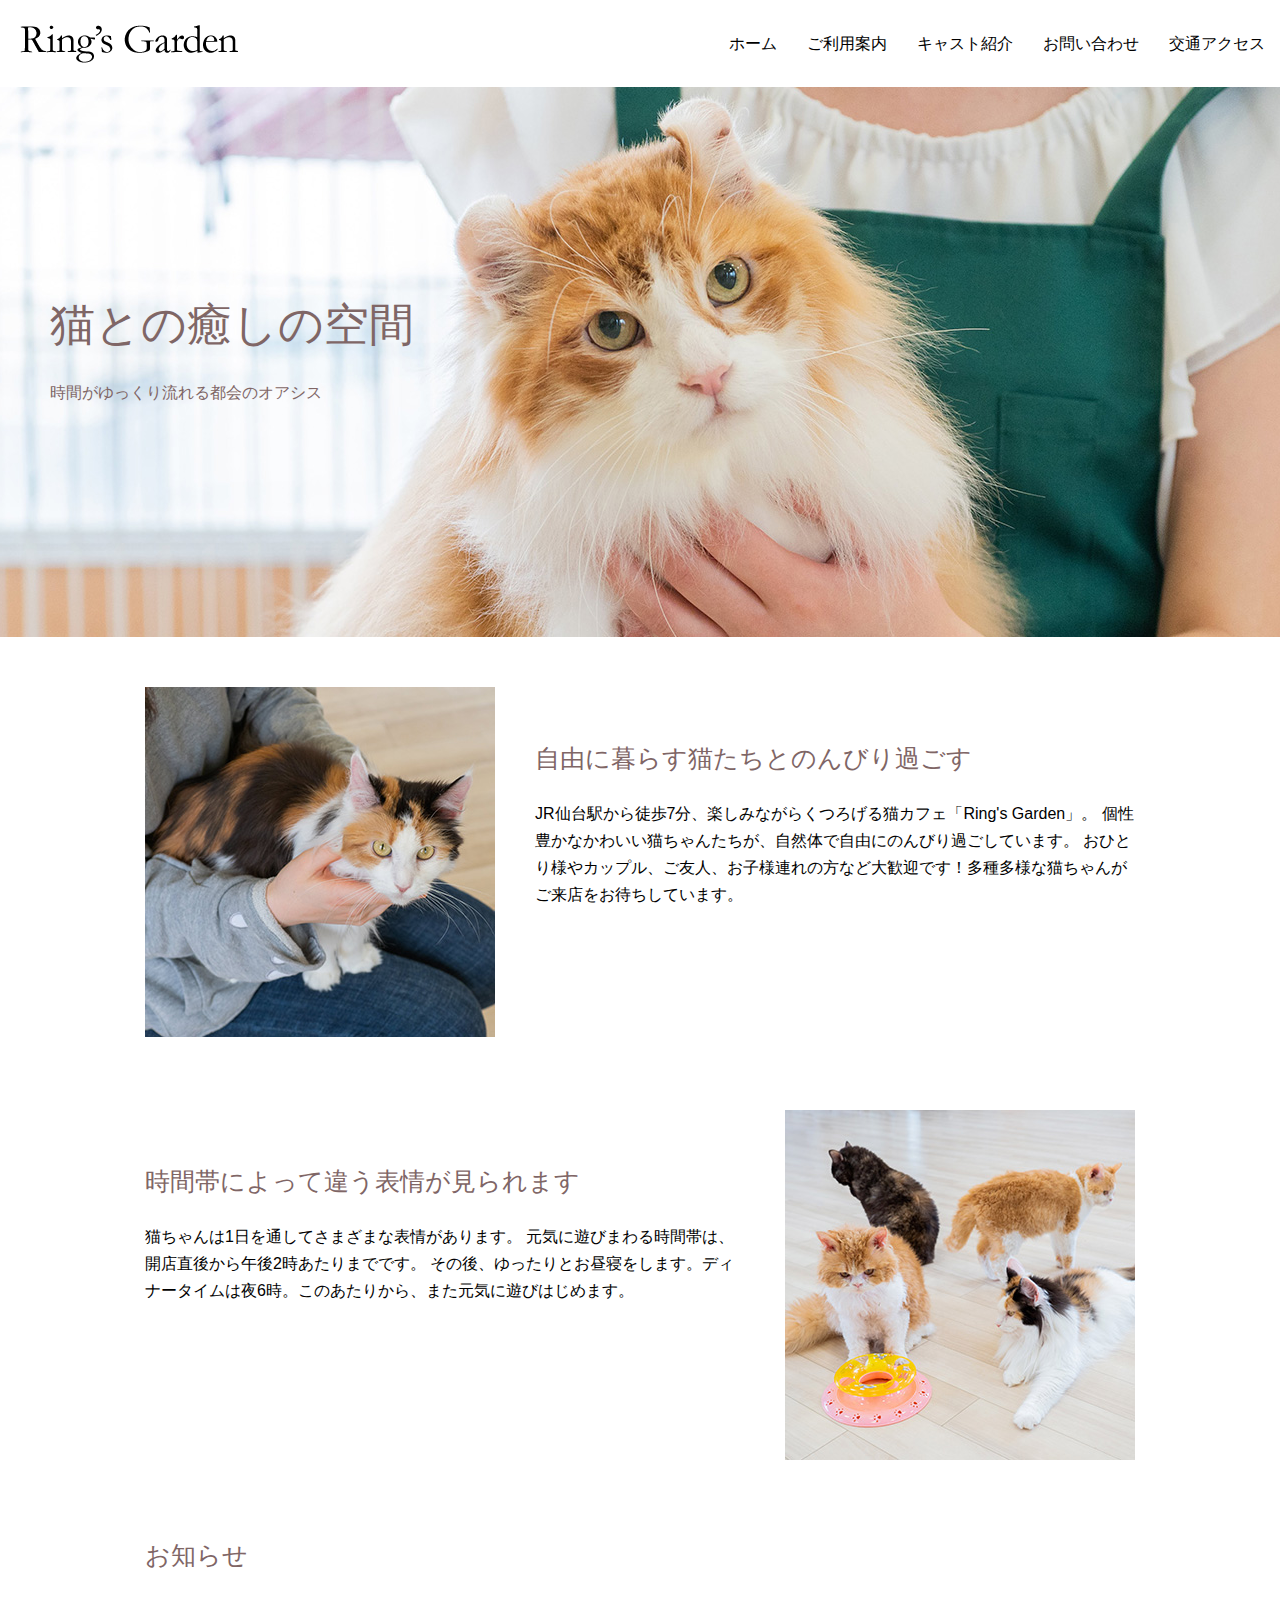
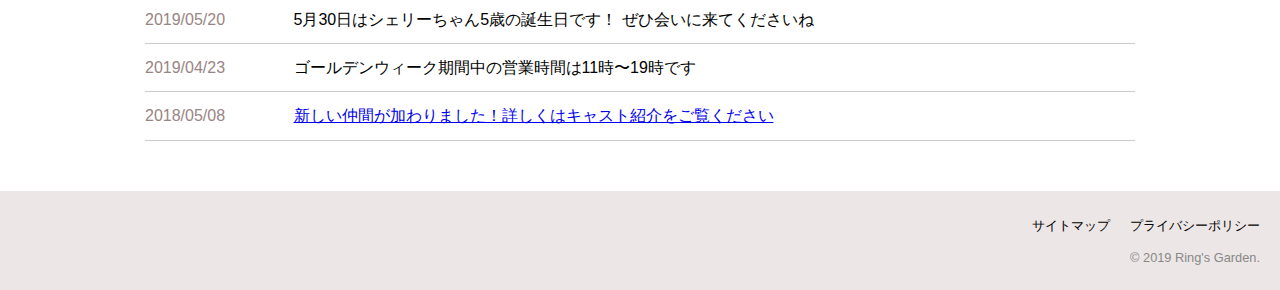
<file: index.html>
<!DOCTYPE html>
<html lang="ja">
<head>
  <meta charset="UTF-8">
  <meta name="description" content="
  JR仙台駅から徒歩7分、楽しみながらくつろげる猫カフェ「Ring's Garden」。
  個性豊かなかわいい猫ちゃんたちが、自然体で自由にのんびり過ごしています。
  多種多様な猫ちゃんがご来店をお待ちしています。">
  <title>Ring's Garden | 仙台市青葉区の猫カフェ</title>
  <link rel="stylesheet" href="css/normalize.css">
  <link rel="stylesheet" href="css/style.css">
</head>
<body class="home">
  <header>
    <h1><a href="index.html"><img src="images/logo.png" alt="Ring's Garden"></a></h1>
    <nav>
      <ul>
        <li><a href="index.html">ホーム</a></li>
        <li><a href="guide.html">ご利用案内</a></li>
        <li><a href="cast.html">キャスト紹介</a></li>
        <li><a href="contact.html">お問い合わせ</a></li>
        <li><a href="access.html">交通アクセス</a></li>
      </ul>
    </nav>
  </header>
    <main>
      <div class="visual">
        <p class="catch">猫との癒しの空間</p>
        <p>時間がゆっくり流れる都会のオアシス</p>
      </div>
      <div class="inner">
        <section>
          <div>
            <h2>自由に暮らす猫たちとのんびり過ごす</h2>
            <p>JR仙台駅から徒歩7分、楽しみながらくつろげる猫カフェ「Ring's Garden」。
            個性豊かなかわいい猫ちゃんたちが、自然体で自由にのんびり過ごしています。
            おひとり様やカップル、ご友人、お子様連れの方など大歓迎です！多種多様な猫ちゃんがご来店をお待ちしています。</p>
          </div>
          <p><img src="images/top01.jpg" alt="抱っこされる猫ちゃん"></p>
        </section>
        <section>
          <div>
            <h2>時間帯によって違う表情が見られます</h2>
            <p>猫ちゃんは1日を通してさまざまな表情があります。
            元気に遊びまわる時間帯は、開店直後から午後2時あたりまでです。
            その後、ゆったりとお昼寝をします。ディナータイムは夜6時。このあたりから、また元気に遊びはじめます。</p>
          </div>
          <p><img src="images/top02.jpg" alt="猫ちゃんたち"></p>
        </section>
        <h2>お知らせ</h2>
        <dl>
          <dt>2019/05/20</dt><dd>5月30日はシェリーちゃん5歳の誕生日です！
            ぜひ会いに来てくださいね</dd>
          <dt>2019/04/23</dt><dd>ゴールデンウィーク期間中の営業時間は11時〜19時です</dd>
          <dt>2018/05/08</dt><dd><a href="cast.html">新しい仲間が加わりました！詳しくはキャスト紹介をご覧ください</a></dd>
        </dl>
      </div>
    </main>
  <footer>
    <ul>
      <li><a href="sitemap.html">サイトマップ</a></li>
      <li><a href="privacypolicy.html">プライバシーポリシー</a></li>
    </ul>
    <p><small>&copy; 2019 Ring's Garden.</small></p>
  </footer>
</body>
</html>
</file>
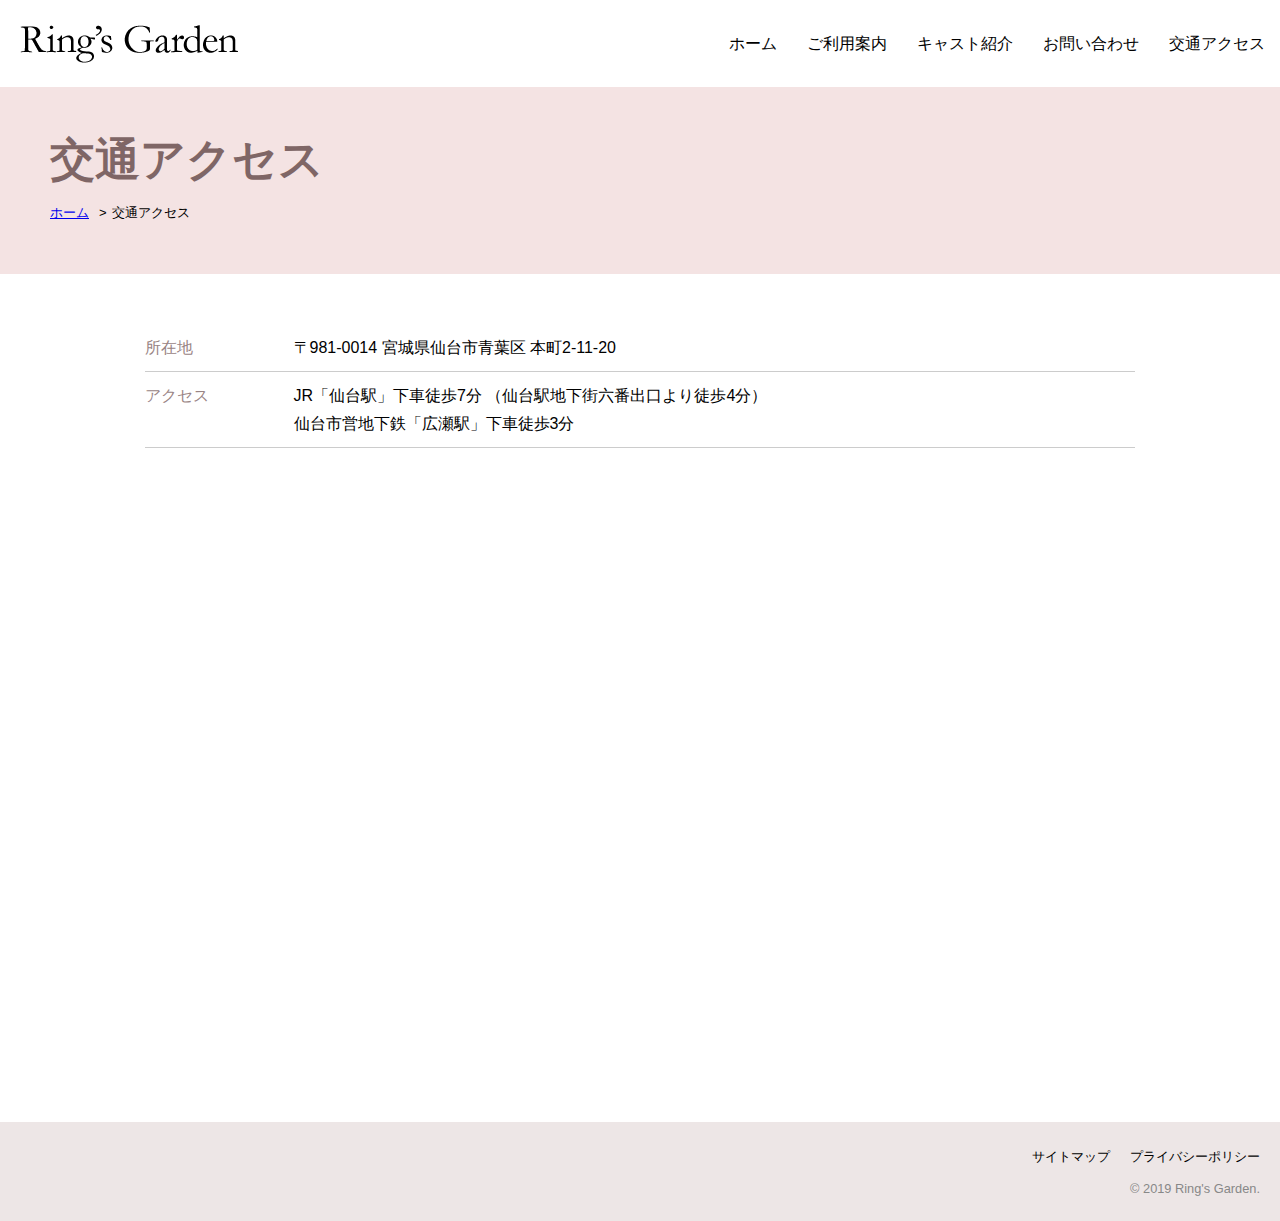
<file: access.html>
<!DOCTYPE html>
<html lang="ja">
<head>
  <meta charset="UTF-8">
  <meta name="description" content="
  猫カフェ「Ring's Garden」は宮城県仙台市青葉区本町にあります。JR仙台駅から歩いて7分の場所です。仙台市営地下鉄「広瀬駅」
  からも徒歩3分です。">
  <title>交通アクセス | Ring's Garden</title>
  <link rel="stylesheet" href="css/normalize.css">
  <link rel="stylesheet" href="css/style.css">
</head>
<body class="access">
  <header>
    <h1><a href="index.html"><img src="images/logo.png" alt="Ring's Garden"></a></h1>
    <nav>
      <ul>
        <li><a href="index.html">ホーム</a></li>
        <li><a href="guide.html">ご利用案内</a></li>
        <li><a href="cast.html">キャスト紹介</a></li>
        <li><a href="contact.html">お問い合わせ</a></li>
        <li><a href="access.html">交通アクセス</a></li>
      </ul>
    </nav>
  </header>
    <main>
      <div class="title">
        <h1>交通アクセス</h1>
        <ol>
          <li><a href="index.html">ホーム</a></li>
          <li>交通アクセス</li>
        </ol>
      </div>
      <div class="inner">
        <dl>
          <dt>所在地</dt>
          <dd>〒981-0014 宮城県仙台市青葉区
          本町2-11-20</dd>
          <dt>アクセス</dt>
          <dd>JR「仙台駅」下車徒歩7分
          （仙台駅地下街六番出口より徒歩4分）<br>
        仙台市営地下鉄「広瀬駅」下車徒歩3分</dd>
        </dl>
        <iframe src="https://www.google.com/maps/embed?pb=!1m18!1m12!1m3!1d3132.584953881603!2d140.87380565076128!3d38.26593107957324!2m3!1f0!2f0!3f0!3m2!1i1024!2i768!4f13.1!3m3!1m2!
        1s0x5f8a2825d0aa0d27%3A0xaec2fec2c01b1661!2z44CSOTgwLTAwMTQg5a6u5Z-O55yM5LuZ5Y-w5biC6Z2S6JGJ5Yy65pys55S677yS5LiB55uu77yR77yR4oiS77yS77yQ!5e0!3m2!1sja!2sjp!4v1566909410838!5m2!1sja!2sjp"        
         width="900" height="600" frameborder="0" style="border:0;" allowfullscreen=""></iframe>
      </div>
    </main>
  <footer>
    <ul>
      <li><a href="sitemap.html">サイトマップ</a></li>
      <li><a href="privacypolicy.html">プライバシーポリシー</a></li>
    </ul>
    <p><small>&copy; 2019 Ring's Garden.</small></p>
  </footer>
</body>
</html>
</file>
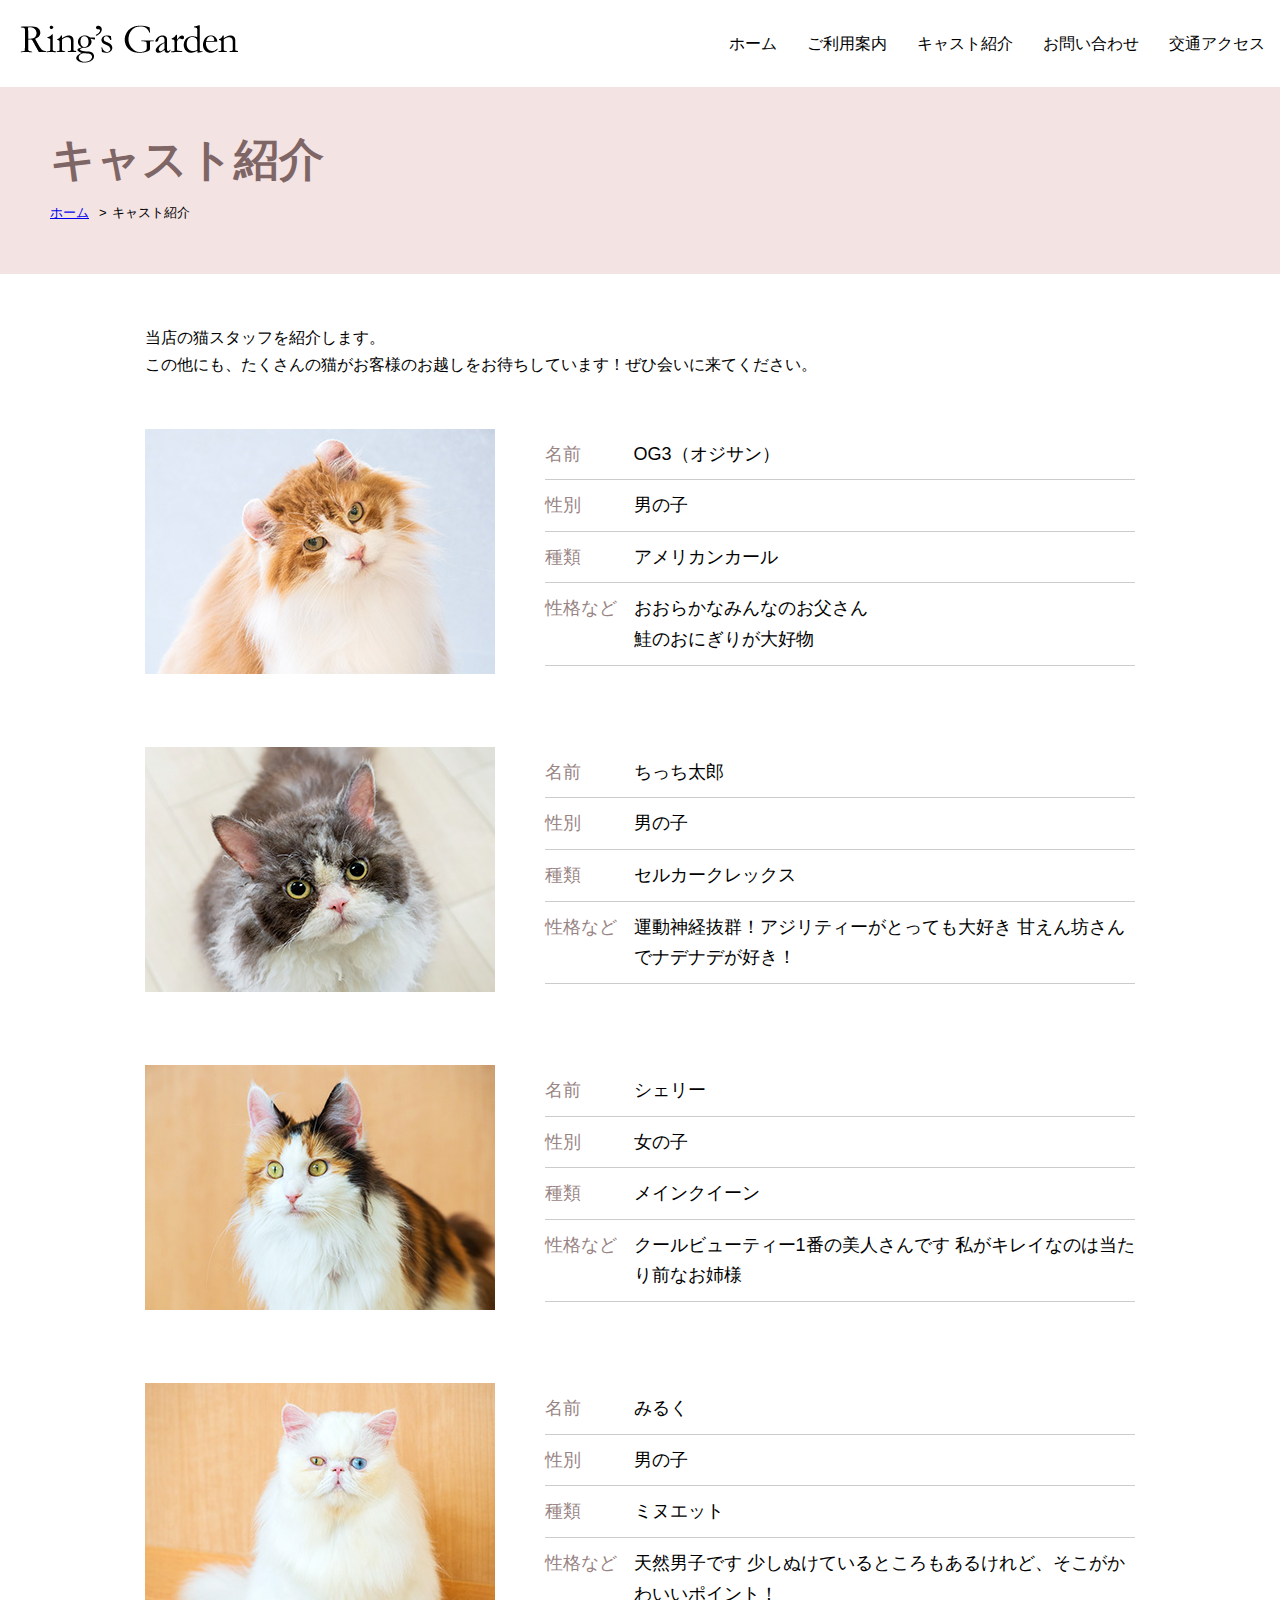
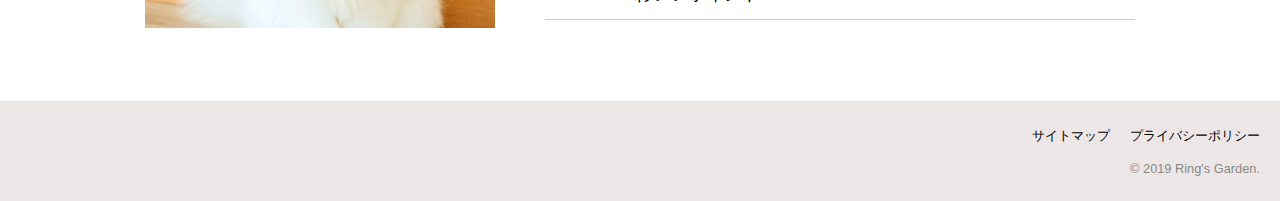
<file: cast.html>
<!DOCTYPE html>
<html lang="ja">
<head>
  <meta charset="UTF-8">
  <meta name="description" content="
  キャスト紹介">
  <title>キャスト紹介 | Ring's Garden</title>
  <link rel="stylesheet" href="css/normalize.css">
  <link rel="stylesheet" href="css/style.css">
</head>
<body class="cast">
  <header>
    <h1><a href="index.html"><img src="images/logo.png" alt="Ring's Garden"></a></h1>
    <nav>
      <ul>
        <li><a href="index.html">ホーム</a></li>
        <li><a href="guide.html">ご利用案内</a></li>
        <li><a href="cast.html">キャスト紹介</a></li>
        <li><a href="contact.html">お問い合わせ</a></li>
        <li><a href="access.html">交通アクセス</a></li>
      </ul>
    </nav>
  </header>
    <main>
      <div class="title">
        <h1>キャスト紹介</h1>
        <ol>
          <li><a href="index.html">ホーム</a></li>
          <li>キャスト紹介</li>
        </ol>
      </div>
      <div class="inner">
        <p>当店の猫スタッフを紹介します。<br>
          この他にも、たくさんの猫がお客様のお越しをお待ちしています！ぜひ会いに来てください。</p>
        <div class="cast-profile">
            <p><img src="images/cast01.jpg" alt="OG3"></p>
          <dl>
            <dt>名前</dt>
            <dd>OG3（オジサン）</dd>
            <dt>性別</dt>
            <dd>男の子</dd>
            <dt>種類</dt>
            <dd>アメリカンカール</dd>
            <dt>性格など</dt>
            <dd>おおらかなみんなのお父さん<br>鮭のおにぎりが大好物</dd>
          </dl>
        </div>  
        <div class="cast-profile">
          <p><img src="images/cast02.jpg" alt="ちっち太郎"></p>
          <dl>
            <dt>名前</dt>
            <dd>ちっち太郎</dd>
            <dt>性別</dt>
            <dd>男の子</dd>
            <dt>種類</dt>
            <dd>セルカークレックス</dd>
            <dt>性格など</dt>
            <dd>運動神経抜群！アジリティーがとっても大好き
                甘えん坊さんでナデナデが好き！</dd>
          </dl>
        </div>
        <div class="cast-profile">
          <p><img src="images/cast03.jpg" alt="シェリー"></p>
          <dl>
            <dt>名前</dt>
            <dd>シェリー</dd>
            <dt>性別</dt>
            <dd>女の子</dd>
            <dt>種類</dt>
            <dd>メインクイーン</dd>
            <dt>性格など</dt>
            <dd>クールビューティー1番の美人さんです
                私がキレイなのは当たり前なお姉様</dd>
          </dl>
        </div>
          <div class="cast-profile">
          <p><img src="images/cast04.jpg" alt="みるく"></p>
          <dl>
            <dt>名前</dt>
            <dd>みるく</dd>
            <dt>性別</dt>
            <dd>男の子</dd>
            <dt>種類</dt>
            <dd>ミヌエット</dd>
            <dt>性格など</dt>
            <dd>天然男子です
                少しぬけているところもあるけれど、そこがかわいいポイント！</dd>
          </dl>
        </div>
    </main>
  <footer>
    <ul>
      <li><a href="sitemap.html">サイトマップ</a></li>
      <li><a href="privacypolicy.html">プライバシーポリシー</a></li>
    </ul>
    <p><small>&copy; 2019 Ring's Garden.</small></p>
  </footer>
</body>
</html>
</file>
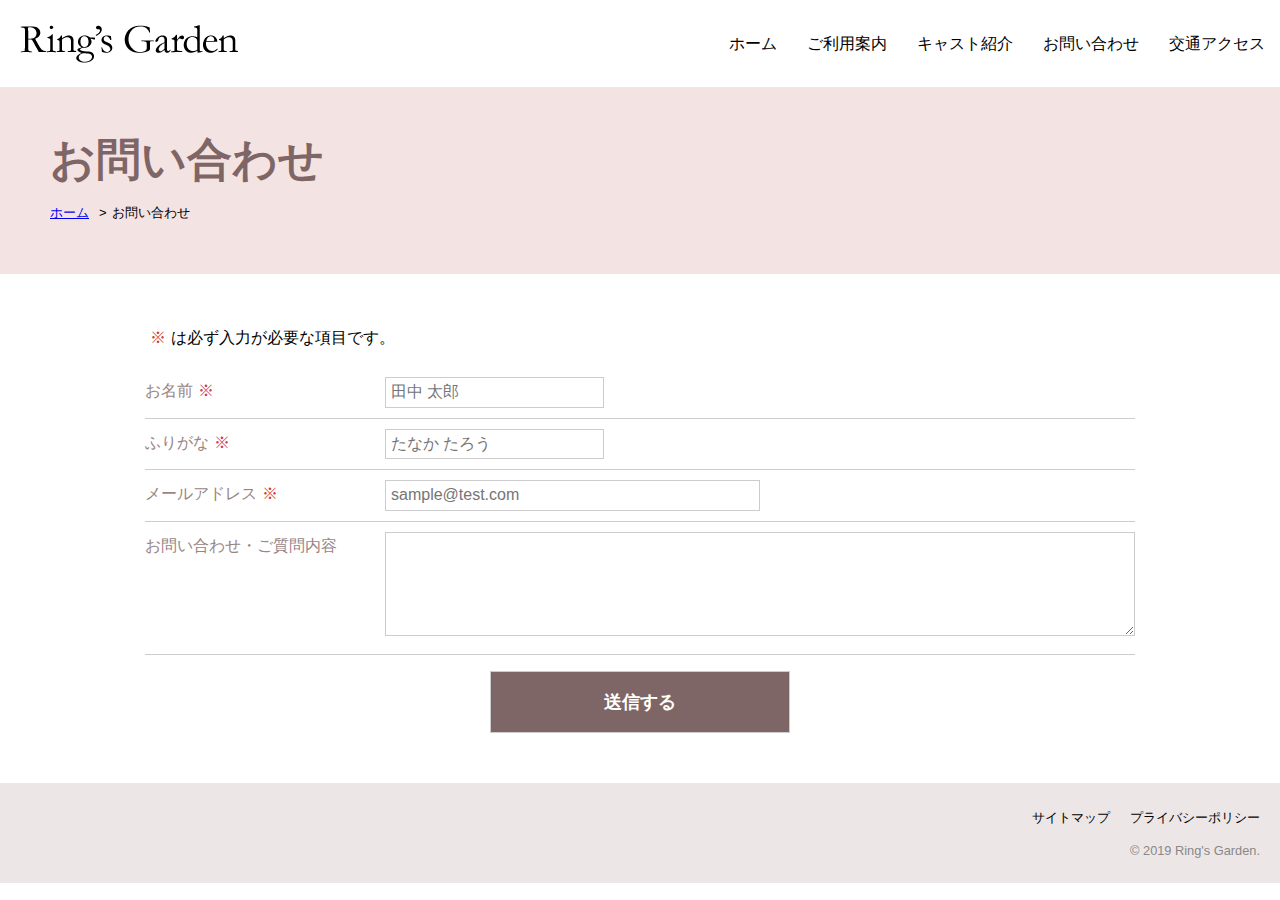
<file: contact.html>
<!DOCTYPE html>
<html lang="ja">
<head>
  <meta charset="UTF-8">
  <meta name="description" content="
  お問い合わせ">
  <title>お問い合わせ | Ring's Garden</title>
  <link rel="stylesheet" href="css/normalize.css">
  <link rel="stylesheet" href="css/style.css">
</head>
<body class="contact">
  <header>
    <h1><a href="index.html"><img src="images/logo.png" alt="Ring's Garden"></a></h1>
    <nav>
      <ul>
        <li><a href="index.html">ホーム</a></li>
        <li><a href="guide.html">ご利用案内</a></li>
        <li><a href="cast.html">キャスト紹介</a></li>
        <li><a href="contact.html">お問い合わせ</a></li>
        <li><a href="access.html">交通アクセス</a></li>
      </ul>
    </nav>
  </header>
    <main>
      <div class="title">
        <h1>お問い合わせ</h1>
        <ol>
          <li><a href="index.html">ホーム</a></li>
          <li>お問い合わせ</li>
        </ol>
      </div>
      <div class="inner">
        <p><span class="must">※</span>は必ず入力が必要な項目です。</p>
        <form action="program.php" method="post">
        <dl>
          <dt>お名前<span class="must">※</span></dt>
          <dd>
            <input type="text" name="name" required placeholder="田中 太郎">
          </dd>
          <dt>ふりがな<span class="must">※</span></dt>
          <dd>
            <input type="text" name="kana" required placeholder="たなか たろう">
          </dd>
          <dt>メールアドレス<span class="must">※</span></dt>
          <dd>
            <input type="email" name="email" required placeholder="sample@test.com">
          </dd>
          <dt>お問い合わせ・ご質問内容</dt>
          <dd>
            <textarea name="comment" cols="20" rows="5"></textarea>
          </dd>
        </dl>
        <p class="submit"><input type="submit" name="submit" value="送信する"></p>
        </form>
      </div>
    </main>
  <footer>
    <ul>
      <li><a href="sitemap.html">サイトマップ</a></li>
      <li><a href="privacypolicy.html">プライバシーポリシー</a></li>
    </ul>
    <p><small>&copy; 2019 Ring's Garden.</small></p>
  </footer>
</body>
</html>
</file>
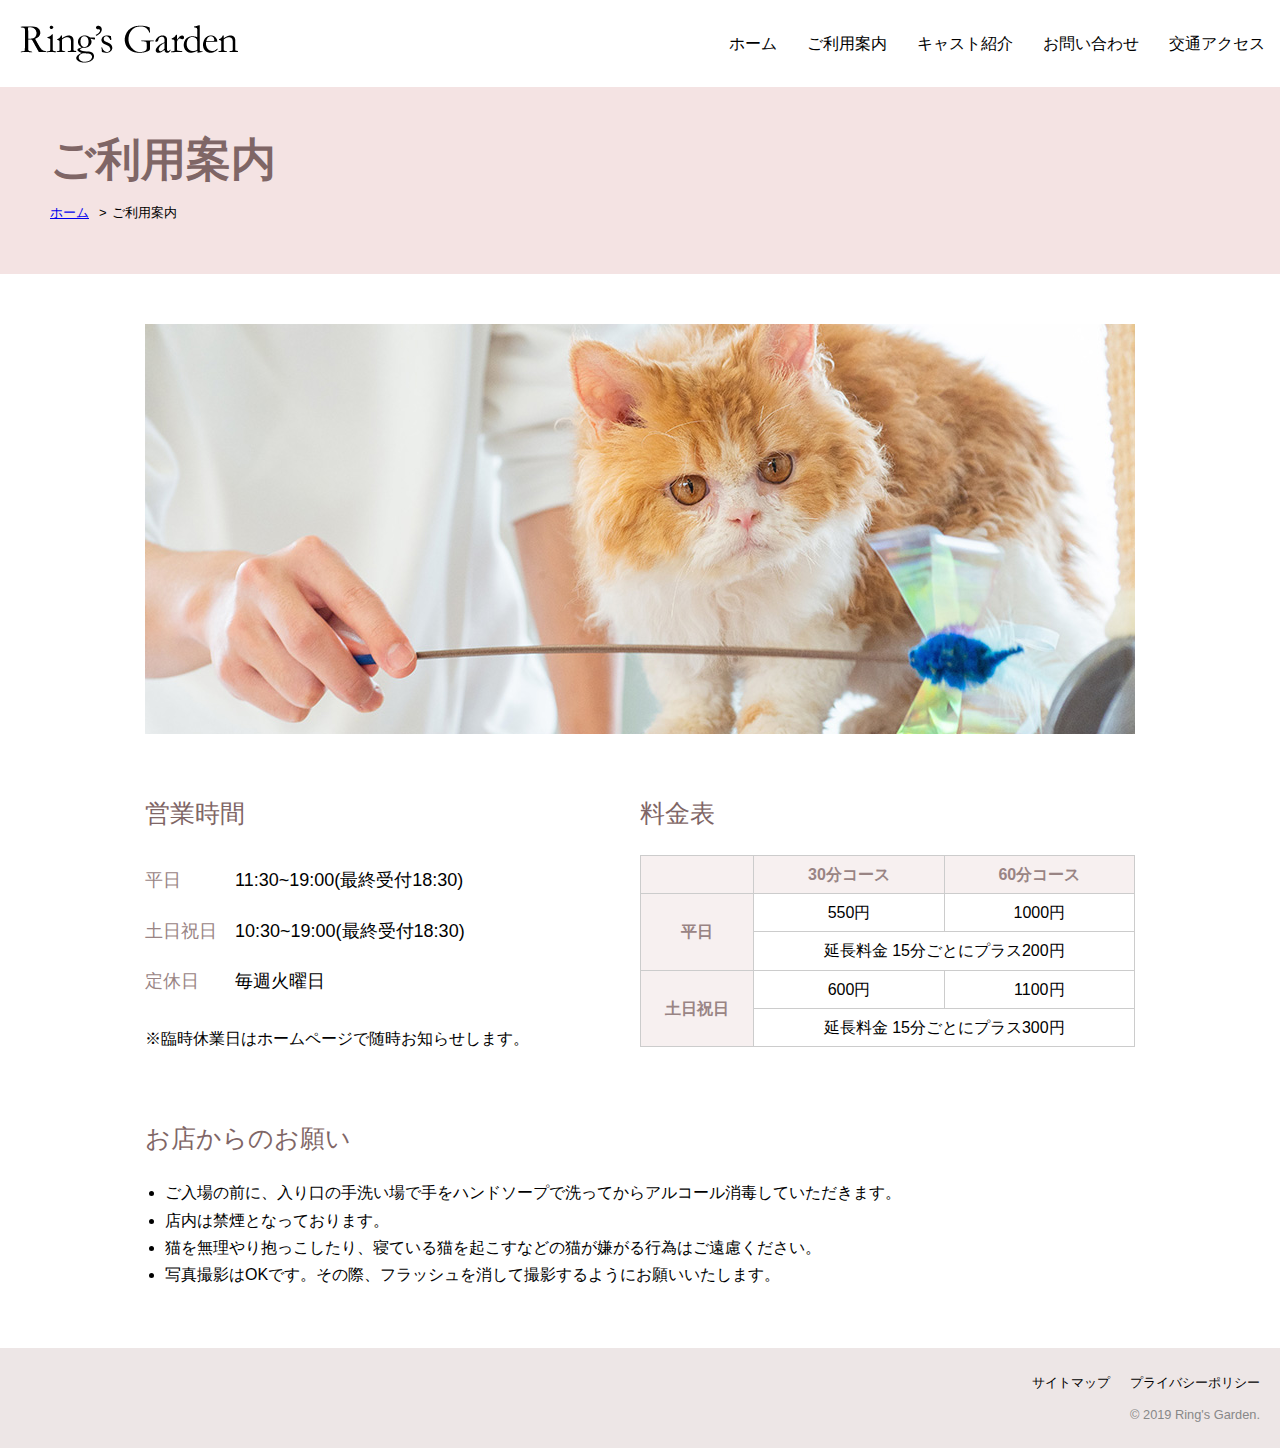
<file: guide.html>
<!DOCTYPE html>
<html lang="ja">
<head>
  <meta charset="UTF-8">
  <meta name="description" content="
  宮城県仙台市の猫カフェ「Ring's Garden」のご利用方法を紹介します。
  最短30分からご利用いただけます。営業時間や料金表、ご利用上の注意事項はこちらで
  ご確認ください。">
  <title>ご利用案内 | Ring's Garden</title>
  <link rel="stylesheet" href="css/normalize.css">
  <link rel="stylesheet" href="css/style.css">
</head>
<body class="guide">
  <header>
    <h1><a href="index.html"><img src="images/logo.png" alt="Ring's Garden"></a></h1>
    <nav>
      <ul>
        <li><a href="index.html">ホーム</a></li>
        <li><a href="guide.html">ご利用案内</a></li>
        <li><a href="cast.html">キャスト紹介</a></li>
        <li><a href="contact.html">お問い合わせ</a></li>
        <li><a href="access.html">交通アクセス</a></li>
      </ul>
    </nav>
  </header>
    <main>
      <div class="title">
        <h1>ご利用案内</h1>
        <ol>
          <li><a href="index.html">ホーム</a></li>
          <li>ご利用案内</li>
        </ol>
      </div>
      <div class="inner">
        <img src="images/guide.jpg" alt="おもちゃで遊ぶ猫ちゃん">
        <div class="about">
          <div>
            <h2>営業時間</h2>
            <dl>
              <dt>平日</dt><dd>11:30~19:00(最終受付18:30)</dd>
              <dt>土日祝日</dt><dd>10:30~19:00(最終受付18:30)</dd>
              <dt>定休日</dt><dd>毎週火曜日</dd>
            </dl>
            <p>※臨時休業日はホームページで随時お知らせします。</p>
          </div>
          <div>
            <h2>料金表</h2>
            <table>
              <tr>
                <th></th>
                <th>30分コース</th>
                <th>60分コース</th>
              </tr>
              <tr>
                <th rowspan="2">平日</th><td>550円</td>
                <td>1000円</td>
              </tr>
              <tr>
                <td colspan="2">延長料金 15分ごとにプラス200円</td>
              </tr>
              <tr><th rowspan="2">土日祝日</th><td>600円</td>
              <td>1100円</td></tr>
              <tr><td colspan="2">延長料金 15分ごとにプラス300円</td></tr>
            </table>
          </div>
        </div>
        <h2>お店からのお願い</h2>
        <ul>
          <li>ご入場の前に、入り口の手洗い場で手をハンドソープで洗ってからアルコール消毒していただきます。</li>
          <li>店内は禁煙となっております。</li>
          <li>猫を無理やり抱っこしたり、寝ている猫を起こすなどの猫が嫌がる行為はご遠慮ください。</li>
          <li>写真撮影はOKです。その際、フラッシュを消して撮影するようにお願いいたします。</li>
        </ul>
      </div>
    </main>
  <footer>
    <ul>
      <li><a href="sitemap.html">サイトマップ</a></li>
      <li><a href="privacypolicy.html">プライバシーポリシー</a></li>
    </ul>
    <p><small>&copy; 2019 Ring's Garden.</small></p>
  </footer>
</body>
</html>
</file>
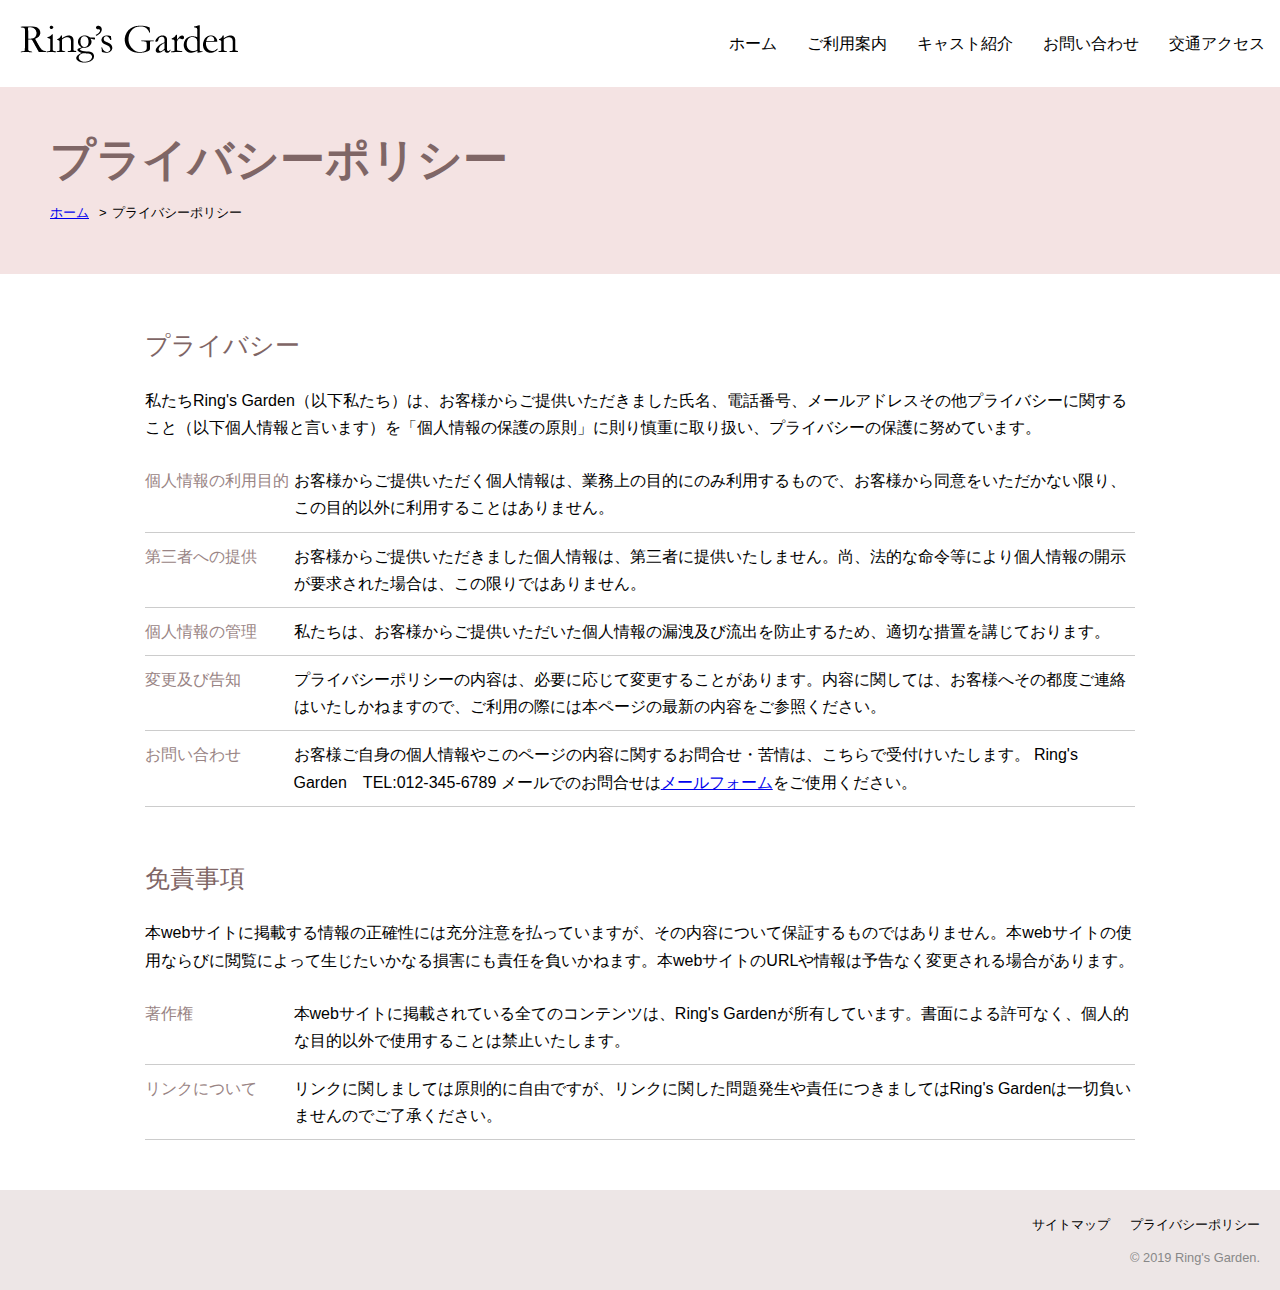
<file: privacypolicy.html>
<!DOCTYPE html>
<html lang="ja">
<head>
  <meta charset="UTF-8">
  <meta name="description" content="
  プライバシーポリシー">
  <title>プライバシポリシー | Ring's Garden</title>
  <link rel="stylesheet" href="css/normalize.css">
  <link rel="stylesheet" href="css/style.css">
</head>
<body class="privacypolicy">
  <header>
    <h1><a href="index.html"><img src="images/logo.png" alt="Ring's Garden"></a></h1>
    <nav>
      <ul>
        <li><a href="index.html">ホーム</a></li>
        <li><a href="guide.html">ご利用案内</a></li>
        <li><a href="cast.html">キャスト紹介</a></li>
        <li><a href="contact.html">お問い合わせ</a></li>
        <li><a href="access.html">交通アクセス</a></li>
      </ul>
    </nav>
  </header>
    <main>
      <div class="title">
        <h1>プライバシーポリシー</h1>
        <ol>
          <li><a href="index.html">ホーム</a></li>
          <li>プライバシーポリシー</li>
        </ol>
      </div>
      <div class="inner">
        <h2>プライバシー</h2>
        <p>私たちRing's Garden（以下私たち）は、お客様からご提供いただきました氏名、電話番号、メールアドレスその他プライバシーに関すること（以下個人情報と言います）を「個人情報の保護の原則」に則り慎重に取り扱い、プライバシーの保護に努めています。</p>
        <dl>
          <dt>個人情報の利用目的</dt>
          <dd>お客様からご提供いただく個人情報は、業務上の目的にのみ利用するもので、お客様から同意をいただかない限り、この目的以外に利用することはありません。</dd>
          <dt>第三者への提供</dt>
          <dd>お客様からご提供いただきました個人情報は、第三者に提供いたしません。尚、法的な命令等により個人情報の開示が要求された場合は、この限りではありません。</dd>
          <dt>個人情報の管理</dt>
          <dd>私たちは、お客様からご提供いただいた個人情報の漏洩及び流出を防止するため、適切な措置を講じております。</dd>
          <dt>変更及び告知</dt>
          <dd>プライバシーポリシーの内容は、必要に応じて変更することがあります。内容に関しては、お客様へその都度ご連絡はいたしかねますので、ご利用の際には本ページの最新の内容をご参照ください。</dd>
          <dt>お問い合わせ</dt>
          <dd>お客様ご自身の個人情報やこのページの内容に関するお問合せ・苦情は、こちらで受付けいたします。
            Ring's Garden　TEL:012-345-6789
            メールでのお問合せは<a href=contact.html>メールフォーム</a>をご使用ください。</dd>
        </dl>
        <h2>免責事項</h2>
        <p>本webサイトに掲載する情報の正確性には充分注意を払っていますが、その内容について保証するものではありません。本webサイトの使用ならびに閲覧によって生じたいかなる損害にも責任を負いかねます。本webサイトのURLや情報は予告なく変更される場合があります。</p>
        <dl>
          <dt>著作権</dt>
          <dd>本webサイトに掲載されている全てのコンテンツは、Ring's Gardenが所有しています。書面による許可なく、個人的な目的以外で使用することは禁止いたします。</dd>
          <dt>リンクについて</dt>
          <dd>リンクに関しましては原則的に自由ですが、リンクに関した問題発生や責任につきましてはRing's Gardenは一切負いませんのでご了承ください。</dd>
        </dl>
    </main>
  <footer>
    <ul>
      <li><a href="sitemap.html">サイトマップ</a></li>
      <li><a href="privacypolicy.html">プライバシーポリシー</a></li>
    </ul>
    <p><small>&copy; 2019 Ring's Garden.</small></p>
  </footer>
</body>
</html>
</file>
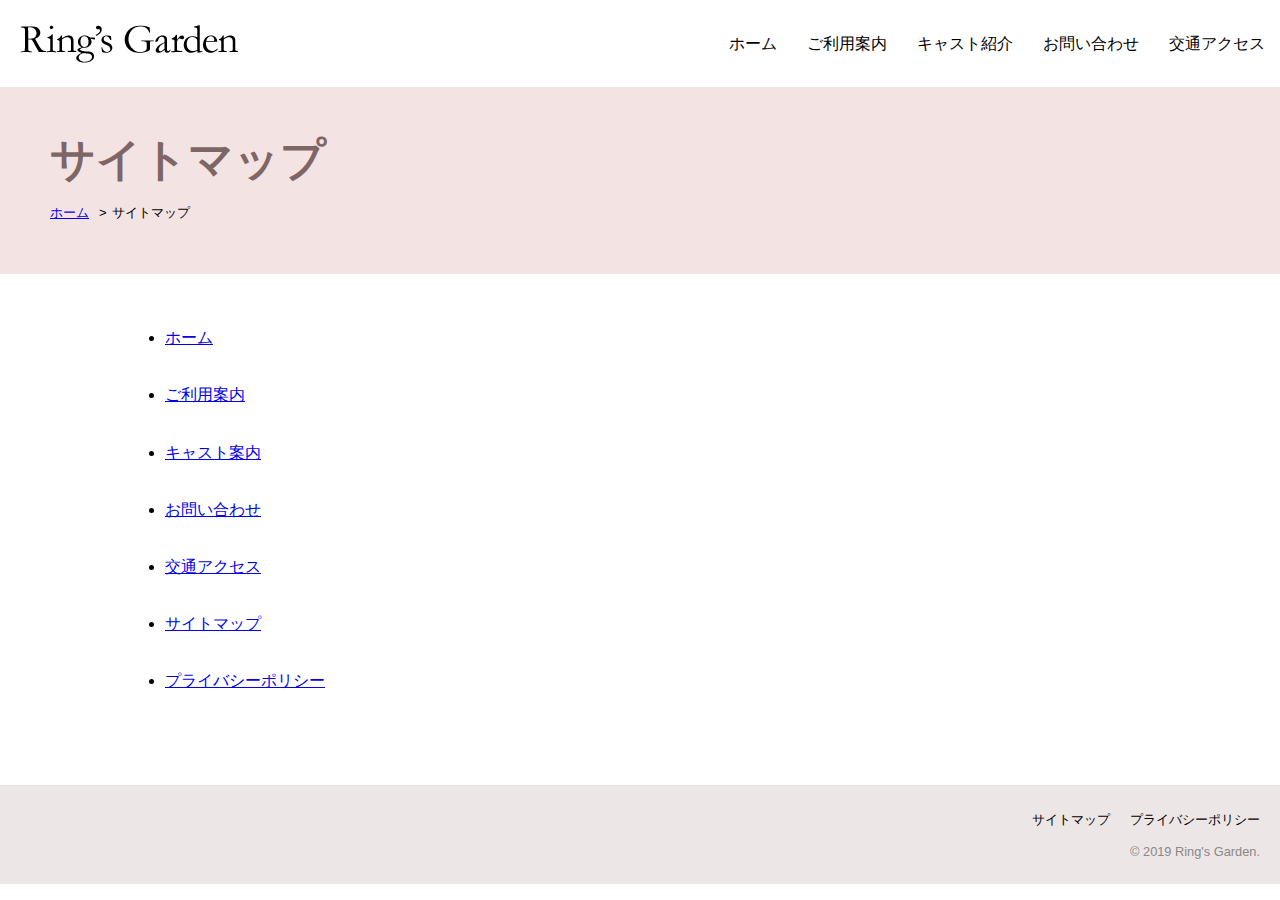
<file: sitemap.html>
<!DOCTYPE html>
<html lang="ja">
<head>
  <meta charset="UTF-8">
  <meta name="description" content="
  サイトマップ">
  <title>サイトマップ | Ring's Garden</title>
  <link rel="stylesheet" href="css/normalize.css">
  <link rel="stylesheet" href="css/style.css">
</head>
<body class="sitemap">
  <header>
    <h1><a href="index.html"><img src="images/logo.png" alt="Ring's Garden"></a></h1>
    <nav>
      <ul>
        <li><a href="index.html">ホーム</a></li>
        <li><a href="guide.html">ご利用案内</a></li>
        <li><a href="cast.html">キャスト紹介</a></li>
        <li><a href="contact.html">お問い合わせ</a></li>
        <li><a href="access.html">交通アクセス</a></li>
      </ul>
    </nav>
  </header>
    <main>
      <div class="title">
        <h1>サイトマップ</h1>
        <ol>
          <li><a href="index.html">ホーム</a></li>
          <li>サイトマップ</li>
        </ol>
      </div>
      <div class="inner">
        <ul>
          <li><a href="index.html">ホーム</a></li>
          <li><a href="guide.html">ご利用案内</a></li>
          <li><a href="cast.html">キャスト案内</a></li>
          <li><a href="contact.html">お問い合わせ</a></li>
          <li><a href="access.html">交通アクセス</a></li>
          <li><a href="sitemap.html">サイトマップ</a></li>
          <li><a href="privacypolicy.html">プライバシーポリシー</a></li>
        </ul>
    </main>
  <footer>
    <ul>
      <li><a href="sitemap.html">サイトマップ</a></li>
      <li><a href="privacypolicy.html">プライバシーポリシー</a></li>
    </ul>
    <p><small>&copy; 2019 Ring's Garden.</small></p>
  </footer>
</body>
</html>
</file>
<file: css/style.css>
@charset "UTF-8";

body {
  line-height: 1.7;
  font-size: 16px;
  font-family: -apple-system, BlinkMacSystemFont, "Helvetica Neue", "游ゴシック Medium", YuGothic,
  YuGothicM, "Hiragino Kaku Gothic ProN", Meiro, sans-serif;
  color: #000;
}

a,
a:,link {
  color: #3585b7;
}
a:visited {
  color: #6252B7;
}
a:hover {
  text-decoration: none;
  color: #555;
}

/* header */
header {
  display: flex;
}

header h1 {
  margin: 25px 0 0 20px;
}

header nav {
  margin: 0 0 0 auto;
}

header nav ul {
  list-style-type: none;
  margin: 20px 0;
  padding: 0;
  display: flex;
}


header nav ul li a,
header nav ul li a:link,
header nav ul li a:visited {
  display: block;
  padding: 10px 15px;
  text-decoration: none;
  color: #000;
}

header nav ul li a:hover {
  color: #888;
}

/* footer */
footer {
  background-color: #ede6e6;
  padding: 20px;
}

footer ul {
  list-style-type: none;
  margin: 0 0 5px;
  padding: 0;
  display: flex;
  justify-content: flex-end;
}

footer ul li {
  margin: 0 0 0 20px;
}

footer ul li a,
footer ul li a:link,
footer ul li a:visited {
  text-decoration: none;
  font-size: 13px;
  color: #000;
}

footer ul li a:hover {
  color: #888;
}

footer p {
  margin: 0;
  text-align: right;
  color: #888;
}

/* main */

main .inner {
  width: 990px;
  margin: 50px auto;
}

main h2 {
  margin: 50px 0 20px;
  font-weight: normal;
  font-size: 25px;
  color: #7f6666;
}

main p {
  margin: 0 0 15px;
}

main dl {
  width: 100%;
}

main dl dt {
  float: left;
  clear: both;
  padding: 10px 0;
  color: #998484;
}

main dl dd {
  border-bottom: solid 1px #ccc;
  margin: 0;
  padding: 10px 0 10px 15%;
}

main .title {
  padding: 50px;
  background: #f4e3e3;
}

main .title h1 {
  margin: 0;
  line-height: 1;
  font-size: 45px;
  color: #7f6666;
}

main .title ol {
  list-style-type: none;
  margin: 20px 0 0;
  padding: 0;
  display: flex;
}

main .title ol li {
  font-size: 13px;
}

main .title ol li::after {
  content: ">";
  margin: 0 5px 0 10px;
}

main .title ol li:last-child::after {
  content: none;
}

main ul {
  margin: 0 0 60px;
  padding: 0 0 0 20px;
}
/* home */
.home main .visual {
  background: url(../images/visual.jpg) no-repeat center top;
  height: 550px;
  padding: 200px 50px 50px;
  box-sizing: border-box;
}

.home main .visual p {
  color: #7f6666;
}

.home main .visual p.catch {
  font-size: 45px;
}

.home main section {
  display: flex;
  margin-top: 50px;
}

.home main section div {
  padding: 0 40px 0 0;
}

.home main section:first-child {
  flex-direction: row-reverse;
}

.home main section:first-child div {
  padding: 0 0 0 40px;
}

/* guide */
.guide main .about {
  display: flex;
}

.guide main .about div {
  width: 50%;
}

.guide main dl {
  font-size: 18px;
}

.guide main dd {
  border: none;
  padding-left: 5em;
}

.guide main table {
  width: 100%;
  text-align: center;
}

.guide main table,
.guide main table th,
.guide main table td {
  border: solid 1px #ccc;
  border-collapse: collapse;
}

.guide main table th,
.guide main table td {
  padding: 5px;
}

.guide main table th {
  background: #f7f0f0;
  color: #998484;
}

.sitemap main ul {
  margin-top: 50px;
}

.sitemap main ul li {
  padding-bottom: 30px;
}

/* contact */
.contact .must {
  color: #d23939;
  margin: 0 5px;
}

.contact .main p {
  margin: 0 0 50px;
}

.contact main dl dd {
  padding-left: 15em;
}

.contact main input,
.contact main textarea {
  border: 1px solid #ccc;
  padding: 5px;
  box-sizing: border-box;
}
.contact main input[type="email"] {
  width: 50%;
}

.contact main textarea {
  width: 100%;  
}

.contact main .submit{
  text-align: center;
  margin: 10px 0; 
}



.contact main input[type="submit"] {
  padding: 20px;
  width: 300px;
  background: #7f6666;
  color: #fff;
  font-weight: bold;
  font-size: 18px;
  cursor: pointer;
}

.contact main input[type="submit"]:hover {
  opacity: 0.8;
}

/* cast */
.cast main .cast-profile {
  display: flex;
  margin-top: 50px;
}

.cast main .cast-profile dl {
  margin: 0 0 0 50px;
  font-size: 18px;
}
</file>
